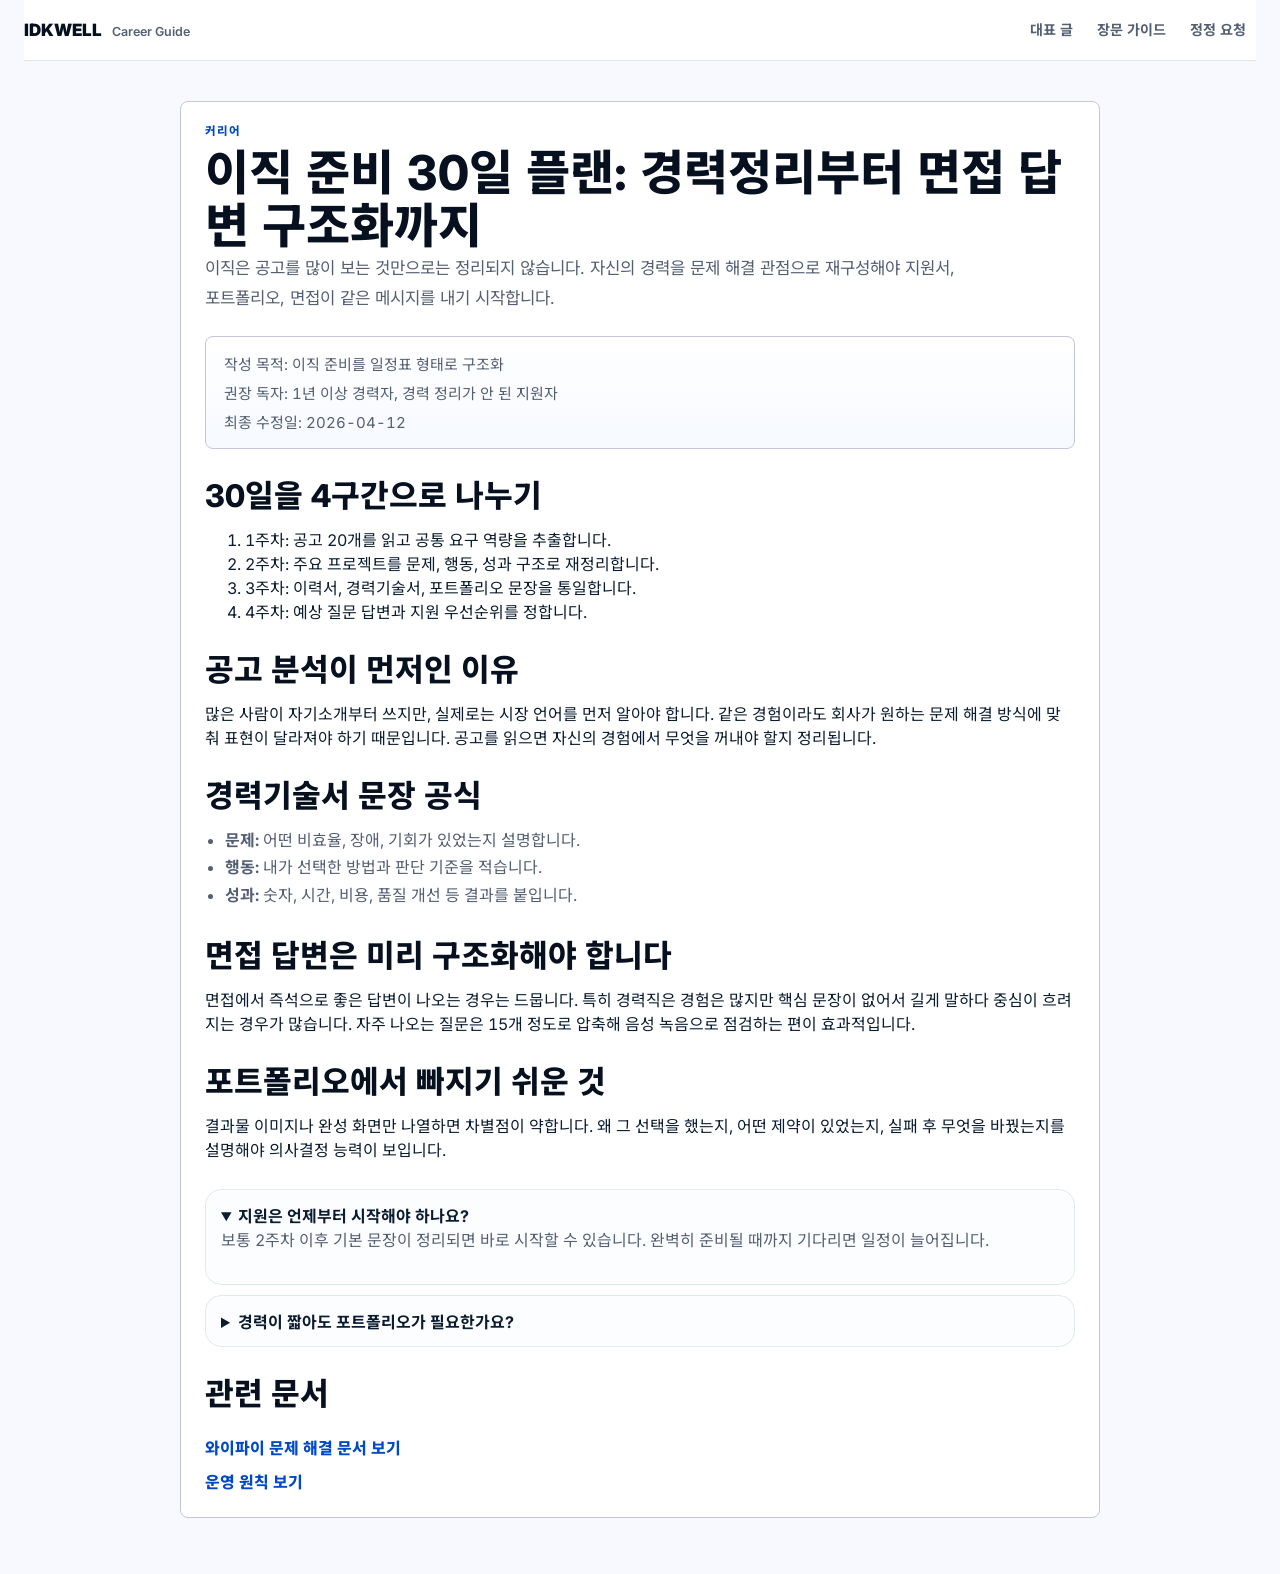
<file: articles/career-30-day-plan.html>
<!doctype html>
<html lang="ko">
<head>
  <meta charset="UTF-8" />
  <meta name="viewport" content="width=device-width, initial-scale=1.0" />
  <meta name="description" content="이직 준비를 30일 안에 정리하기 위해 공고 분석, 경력 기술, 면접 답변 구조화를 순서대로 정리한 실전 커리어 가이드입니다." />
  <title>이직 준비 30일 플랜 | IDKWELL</title>
  <link href="/style.css" rel="stylesheet" />
</head>
<body>
  <div class="bg-orb bg-orb-a"></div>
  <div class="bg-orb bg-orb-b"></div>
  <header class="top-header article-header">
    <div class="brand-line">
      <a class="brand" href="/index.html">IDKWELL</a>
      <p class="tag">Career Guide</p>
    </div>
    <nav class="global-nav" aria-label="문서 메뉴">
      <a href="/index.html#featured">대표 글</a>
      <a href="/index.html#guides">장문 가이드</a>
      <a href="/index.html#contact">정정 요청</a>
    </nav>
  </header>
  <main class="layout article-layout">
    <article class="card article-shell" data-reveal>
      <p class="kicker">커리어</p>
      <h1>이직 준비 30일 플랜: 경력정리부터 면접 답변 구조화까지</h1>
      <p class="lead">이직은 공고를 많이 보는 것만으로는 정리되지 않습니다. 자신의 경력을 문제 해결 관점으로 재구성해야 지원서, 포트폴리오, 면접이 같은 메시지를 내기 시작합니다.</p>
      <div class="article-meta-bar">
        <span>작성 목적: 이직 준비를 일정표 형태로 구조화</span>
        <span>권장 독자: 1년 이상 경력자, 경력 정리가 안 된 지원자</span>
        <span>최종 수정일: 2026-04-12</span>
      </div>

      <section class="article-section">
        <h2>30일을 4구간으로 나누기</h2>
        <ol>
          <li>1주차: 공고 20개를 읽고 공통 요구 역량을 추출합니다.</li>
          <li>2주차: 주요 프로젝트를 문제, 행동, 성과 구조로 재정리합니다.</li>
          <li>3주차: 이력서, 경력기술서, 포트폴리오 문장을 통일합니다.</li>
          <li>4주차: 예상 질문 답변과 지원 우선순위를 정합니다.</li>
        </ol>
      </section>

      <section class="article-section">
        <h2>공고 분석이 먼저인 이유</h2>
        <p>많은 사람이 자기소개부터 쓰지만, 실제로는 시장 언어를 먼저 알아야 합니다. 같은 경험이라도 회사가 원하는 문제 해결 방식에 맞춰 표현이 달라져야 하기 때문입니다. 공고를 읽으면 자신의 경험에서 무엇을 꺼내야 할지 정리됩니다.</p>
      </section>

      <section class="article-section">
        <h2>경력기술서 문장 공식</h2>
        <ul class="article-list">
          <li><strong>문제:</strong> 어떤 비효율, 장애, 기회가 있었는지 설명합니다.</li>
          <li><strong>행동:</strong> 내가 선택한 방법과 판단 기준을 적습니다.</li>
          <li><strong>성과:</strong> 숫자, 시간, 비용, 품질 개선 등 결과를 붙입니다.</li>
        </ul>
      </section>

      <section class="article-section">
        <h2>면접 답변은 미리 구조화해야 합니다</h2>
        <p>면접에서 즉석으로 좋은 답변이 나오는 경우는 드뭅니다. 특히 경력직은 경험은 많지만 핵심 문장이 없어서 길게 말하다 중심이 흐려지는 경우가 많습니다. 자주 나오는 질문은 15개 정도로 압축해 음성 녹음으로 점검하는 편이 효과적입니다.</p>
      </section>

      <section class="article-section">
        <h2>포트폴리오에서 빠지기 쉬운 것</h2>
        <p>결과물 이미지나 완성 화면만 나열하면 차별점이 약합니다. 왜 그 선택을 했는지, 어떤 제약이 있었는지, 실패 후 무엇을 바꿨는지를 설명해야 의사결정 능력이 보입니다.</p>
      </section>

      <section class="article-section faq-list">
        <details open>
          <summary>지원은 언제부터 시작해야 하나요?</summary>
          <p>보통 2주차 이후 기본 문장이 정리되면 바로 시작할 수 있습니다. 완벽히 준비될 때까지 기다리면 일정이 늘어집니다.</p>
        </details>
        <details>
          <summary>경력이 짧아도 포트폴리오가 필요한가요?</summary>
          <p>직무에 따라 다르지만, 짧은 경력이라도 문제 해결 과정을 보여주는 문서는 도움이 됩니다. 반드시 화려할 필요는 없습니다.</p>
        </details>
      </section>

      <section class="article-section related-links">
        <h2>관련 문서</h2>
        <a href="/articles/digital-wifi-checklist.html">와이파이 문제 해결 문서 보기</a>
        <a href="/index.html#about">운영 원칙 보기</a>
      </section>
    </article>
  </main>
  <script defer src="/main.js"></script>
</body>
</html>
</file>
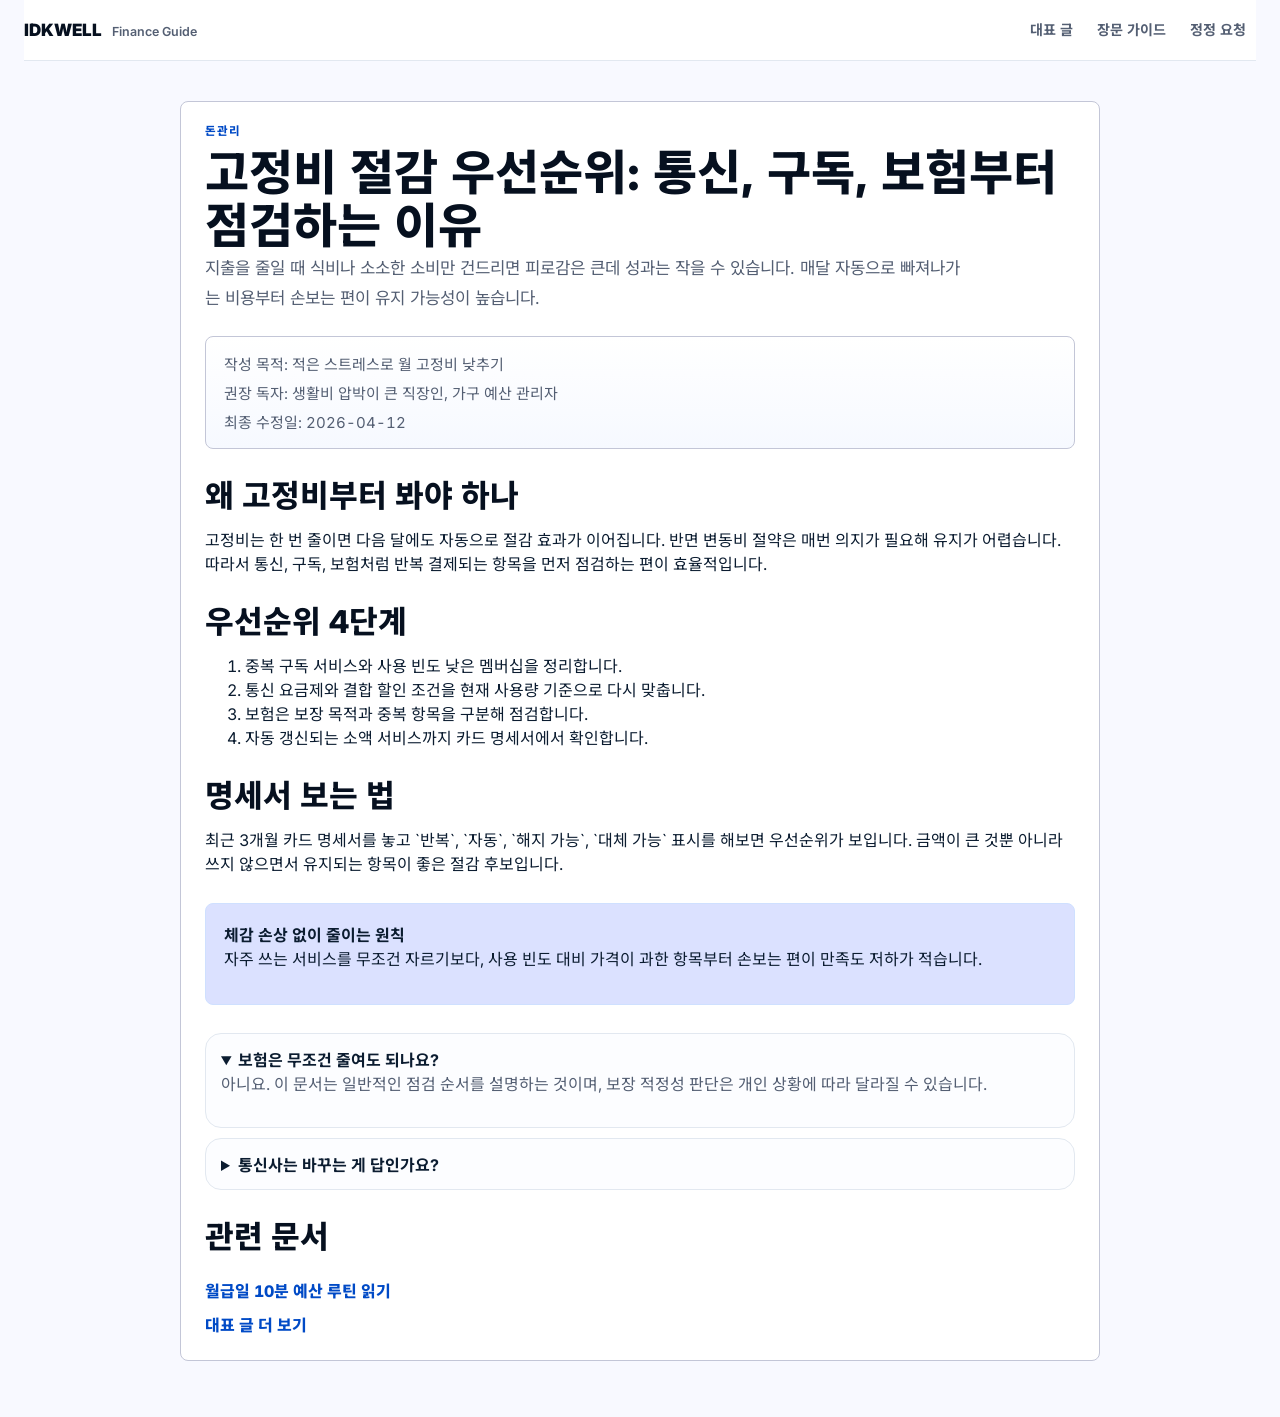
<file: articles/cost-cutting-priorities.html>
<!doctype html>
<html lang="ko">
<head>
  <meta charset="UTF-8" />
  <meta name="viewport" content="width=device-width, initial-scale=1.0" />
  <meta name="description" content="통신비, 구독료, 보험료부터 점검해 체감 손상 없이 고정비를 줄이는 우선순위를 정리한 실전 비용 절감 가이드입니다." />
  <title>고정비 절감 우선순위 | IDKWELL</title>
  <link href="/style.css" rel="stylesheet" />
</head>
<body>
  <div class="bg-orb bg-orb-a"></div>
  <div class="bg-orb bg-orb-b"></div>
  <header class="top-header article-header">
    <div class="brand-line">
      <a class="brand" href="/index.html">IDKWELL</a>
      <p class="tag">Finance Guide</p>
    </div>
    <nav class="global-nav" aria-label="문서 메뉴">
      <a href="/index.html#featured">대표 글</a>
      <a href="/index.html#guides">장문 가이드</a>
      <a href="/index.html#contact">정정 요청</a>
    </nav>
  </header>
  <main class="layout article-layout">
    <article class="card article-shell" data-reveal>
      <p class="kicker">돈관리</p>
      <h1>고정비 절감 우선순위: 통신, 구독, 보험부터 점검하는 이유</h1>
      <p class="lead">지출을 줄일 때 식비나 소소한 소비만 건드리면 피로감은 큰데 성과는 작을 수 있습니다. 매달 자동으로 빠져나가는 비용부터 손보는 편이 유지 가능성이 높습니다.</p>
      <div class="article-meta-bar">
        <span>작성 목적: 적은 스트레스로 월 고정비 낮추기</span>
        <span>권장 독자: 생활비 압박이 큰 직장인, 가구 예산 관리자</span>
        <span>최종 수정일: 2026-04-12</span>
      </div>

      <section class="article-section">
        <h2>왜 고정비부터 봐야 하나</h2>
        <p>고정비는 한 번 줄이면 다음 달에도 자동으로 절감 효과가 이어집니다. 반면 변동비 절약은 매번 의지가 필요해 유지가 어렵습니다. 따라서 통신, 구독, 보험처럼 반복 결제되는 항목을 먼저 점검하는 편이 효율적입니다.</p>
      </section>

      <section class="article-section">
        <h2>우선순위 4단계</h2>
        <ol>
          <li>중복 구독 서비스와 사용 빈도 낮은 멤버십을 정리합니다.</li>
          <li>통신 요금제와 결합 할인 조건을 현재 사용량 기준으로 다시 맞춥니다.</li>
          <li>보험은 보장 목적과 중복 항목을 구분해 점검합니다.</li>
          <li>자동 갱신되는 소액 서비스까지 카드 명세서에서 확인합니다.</li>
        </ol>
      </section>

      <section class="article-section">
        <h2>명세서 보는 법</h2>
        <p>최근 3개월 카드 명세서를 놓고 `반복`, `자동`, `해지 가능`, `대체 가능` 표시를 해보면 우선순위가 보입니다. 금액이 큰 것뿐 아니라 쓰지 않으면서 유지되는 항목이 좋은 절감 후보입니다.</p>
      </section>

      <section class="article-section">
        <div class="article-callout">
          <strong>체감 손상 없이 줄이는 원칙</strong>
          <p>자주 쓰는 서비스를 무조건 자르기보다, 사용 빈도 대비 가격이 과한 항목부터 손보는 편이 만족도 저하가 적습니다.</p>
        </div>
      </section>

      <section class="article-section faq-list">
        <details open>
          <summary>보험은 무조건 줄여도 되나요?</summary>
          <p>아니요. 이 문서는 일반적인 점검 순서를 설명하는 것이며, 보장 적정성 판단은 개인 상황에 따라 달라질 수 있습니다.</p>
        </details>
        <details>
          <summary>통신사는 바꾸는 게 답인가요?</summary>
          <p>반드시 그렇지는 않습니다. 같은 통신사 내 요금제 조정이나 결합 할인 점검만으로도 절감되는 경우가 많습니다.</p>
        </details>
      </section>

      <section class="article-section related-links">
        <h2>관련 문서</h2>
        <a href="/articles/finance-budget-routine.html">월급일 10분 예산 루틴 읽기</a>
        <a href="/index.html#featured">대표 글 더 보기</a>
      </section>
    </article>
  </main>
  <script defer src="/main.js"></script>
</body>
</html>
</file>
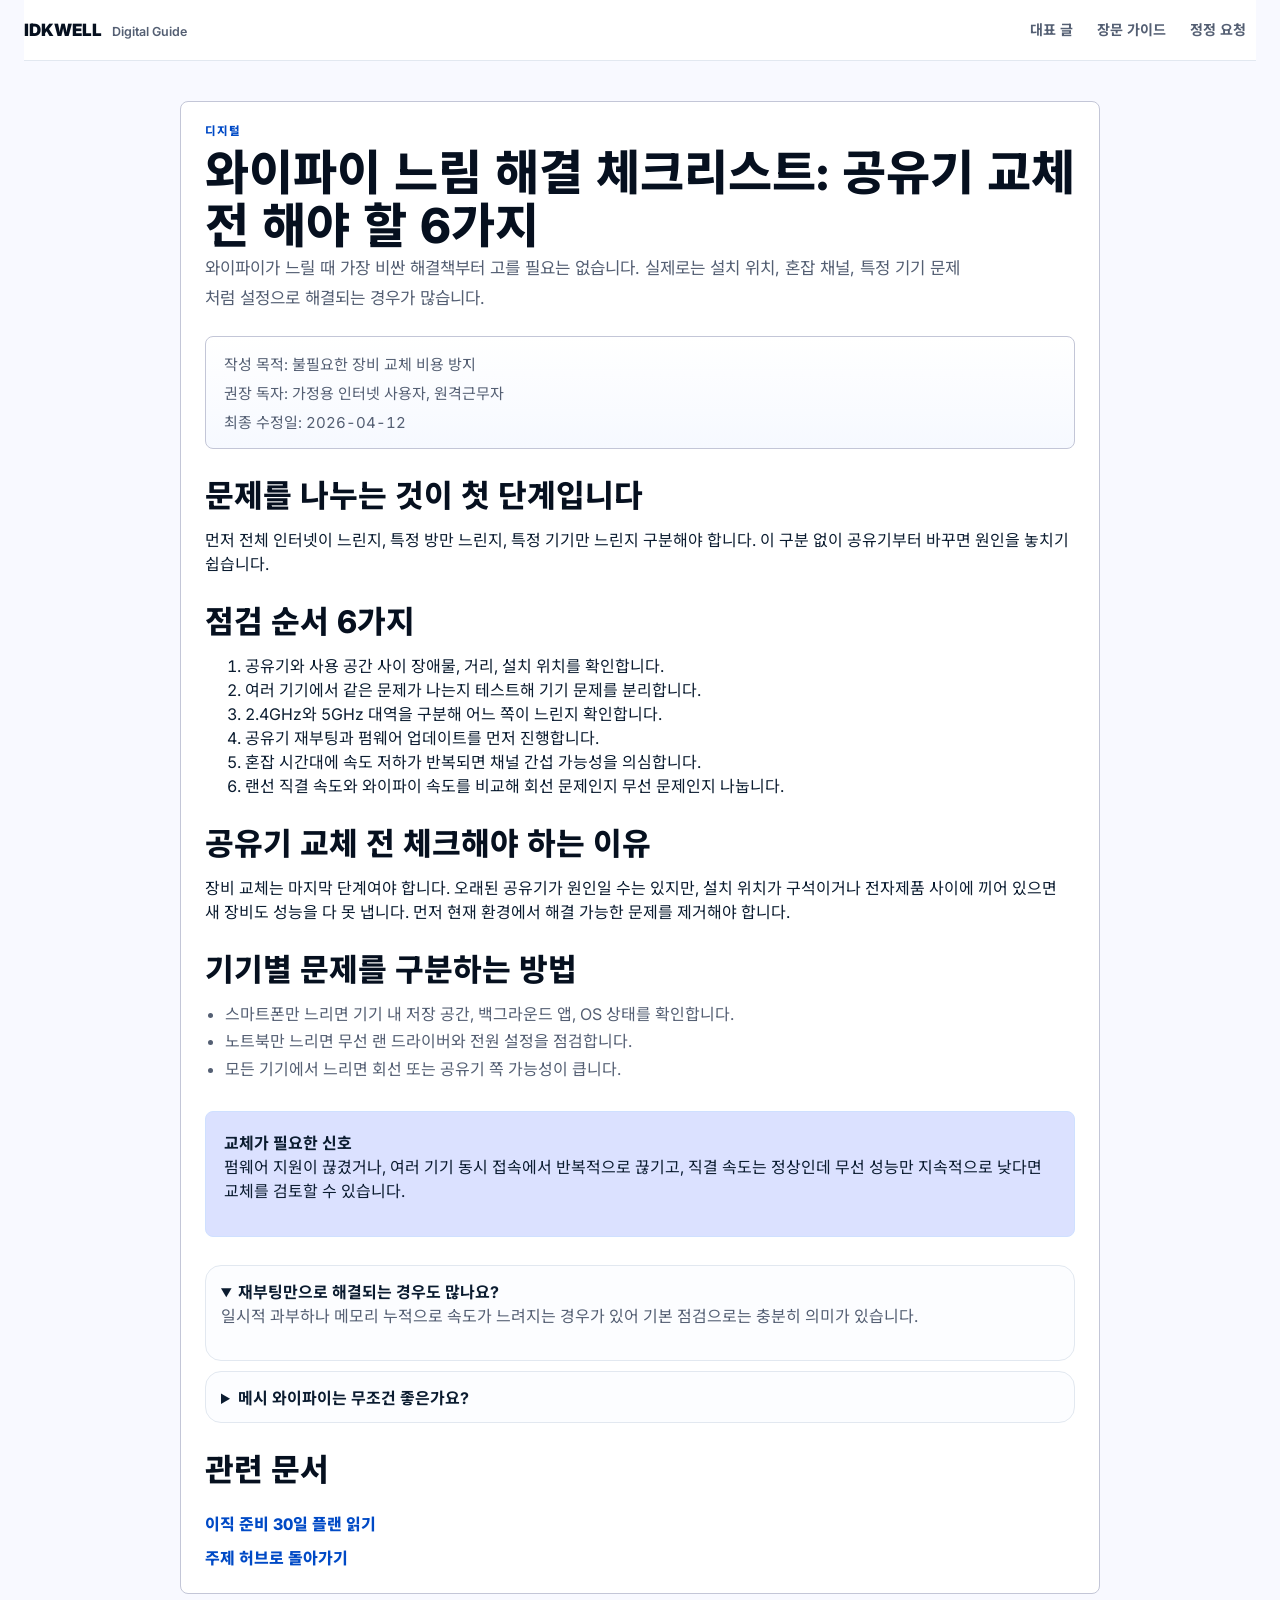
<file: articles/digital-wifi-checklist.html>
<!doctype html>
<html lang="ko">
<head>
  <meta charset="UTF-8" />
  <meta name="viewport" content="width=device-width, initial-scale=1.0" />
  <meta name="description" content="와이파이 속도가 느릴 때 공유기 교체 전에 먼저 확인해야 할 위치, 채널, 기기별 문제 분리 방법을 정리한 실전 체크리스트입니다." />
  <title>와이파이 느림 해결 체크리스트 | IDKWELL</title>
  <link href="/style.css" rel="stylesheet" />
</head>
<body>
  <div class="bg-orb bg-orb-a"></div>
  <div class="bg-orb bg-orb-b"></div>
  <header class="top-header article-header">
    <div class="brand-line">
      <a class="brand" href="/index.html">IDKWELL</a>
      <p class="tag">Digital Guide</p>
    </div>
    <nav class="global-nav" aria-label="문서 메뉴">
      <a href="/index.html#featured">대표 글</a>
      <a href="/index.html#guides">장문 가이드</a>
      <a href="/index.html#contact">정정 요청</a>
    </nav>
  </header>
  <main class="layout article-layout">
    <article class="card article-shell" data-reveal>
      <p class="kicker">디지털</p>
      <h1>와이파이 느림 해결 체크리스트: 공유기 교체 전 해야 할 6가지</h1>
      <p class="lead">와이파이가 느릴 때 가장 비싼 해결책부터 고를 필요는 없습니다. 실제로는 설치 위치, 혼잡 채널, 특정 기기 문제처럼 설정으로 해결되는 경우가 많습니다.</p>
      <div class="article-meta-bar">
        <span>작성 목적: 불필요한 장비 교체 비용 방지</span>
        <span>권장 독자: 가정용 인터넷 사용자, 원격근무자</span>
        <span>최종 수정일: 2026-04-12</span>
      </div>

      <section class="article-section">
        <h2>문제를 나누는 것이 첫 단계입니다</h2>
        <p>먼저 전체 인터넷이 느린지, 특정 방만 느린지, 특정 기기만 느린지 구분해야 합니다. 이 구분 없이 공유기부터 바꾸면 원인을 놓치기 쉽습니다.</p>
      </section>

      <section class="article-section">
        <h2>점검 순서 6가지</h2>
        <ol>
          <li>공유기와 사용 공간 사이 장애물, 거리, 설치 위치를 확인합니다.</li>
          <li>여러 기기에서 같은 문제가 나는지 테스트해 기기 문제를 분리합니다.</li>
          <li>2.4GHz와 5GHz 대역을 구분해 어느 쪽이 느린지 확인합니다.</li>
          <li>공유기 재부팅과 펌웨어 업데이트를 먼저 진행합니다.</li>
          <li>혼잡 시간대에 속도 저하가 반복되면 채널 간섭 가능성을 의심합니다.</li>
          <li>랜선 직결 속도와 와이파이 속도를 비교해 회선 문제인지 무선 문제인지 나눕니다.</li>
        </ol>
      </section>

      <section class="article-section">
        <h2>공유기 교체 전 체크해야 하는 이유</h2>
        <p>장비 교체는 마지막 단계여야 합니다. 오래된 공유기가 원인일 수는 있지만, 설치 위치가 구석이거나 전자제품 사이에 끼어 있으면 새 장비도 성능을 다 못 냅니다. 먼저 현재 환경에서 해결 가능한 문제를 제거해야 합니다.</p>
      </section>

      <section class="article-section">
        <h2>기기별 문제를 구분하는 방법</h2>
        <ul class="article-list">
          <li>스마트폰만 느리면 기기 내 저장 공간, 백그라운드 앱, OS 상태를 확인합니다.</li>
          <li>노트북만 느리면 무선 랜 드라이버와 전원 설정을 점검합니다.</li>
          <li>모든 기기에서 느리면 회선 또는 공유기 쪽 가능성이 큽니다.</li>
        </ul>
      </section>

      <section class="article-section">
        <div class="article-callout">
          <strong>교체가 필요한 신호</strong>
          <p>펌웨어 지원이 끊겼거나, 여러 기기 동시 접속에서 반복적으로 끊기고, 직결 속도는 정상인데 무선 성능만 지속적으로 낮다면 교체를 검토할 수 있습니다.</p>
        </div>
      </section>

      <section class="article-section faq-list">
        <details open>
          <summary>재부팅만으로 해결되는 경우도 많나요?</summary>
          <p>일시적 과부하나 메모리 누적으로 속도가 느려지는 경우가 있어 기본 점검으로는 충분히 의미가 있습니다.</p>
        </details>
        <details>
          <summary>메시 와이파이는 무조건 좋은가요?</summary>
          <p>집 구조와 면적에 따라 유리할 수 있지만, 작은 공간에서는 과한 구성이 될 수도 있습니다. 현재 문제의 원인이 범위인지 혼잡인지부터 구분하는 편이 낫습니다.</p>
        </details>
      </section>

      <section class="article-section related-links">
        <h2>관련 문서</h2>
        <a href="/articles/career-30-day-plan.html">이직 준비 30일 플랜 읽기</a>
        <a href="/index.html#topics">주제 허브로 돌아가기</a>
      </section>
    </article>
  </main>
  <script defer src="/main.js"></script>
</body>
</html>
</file>
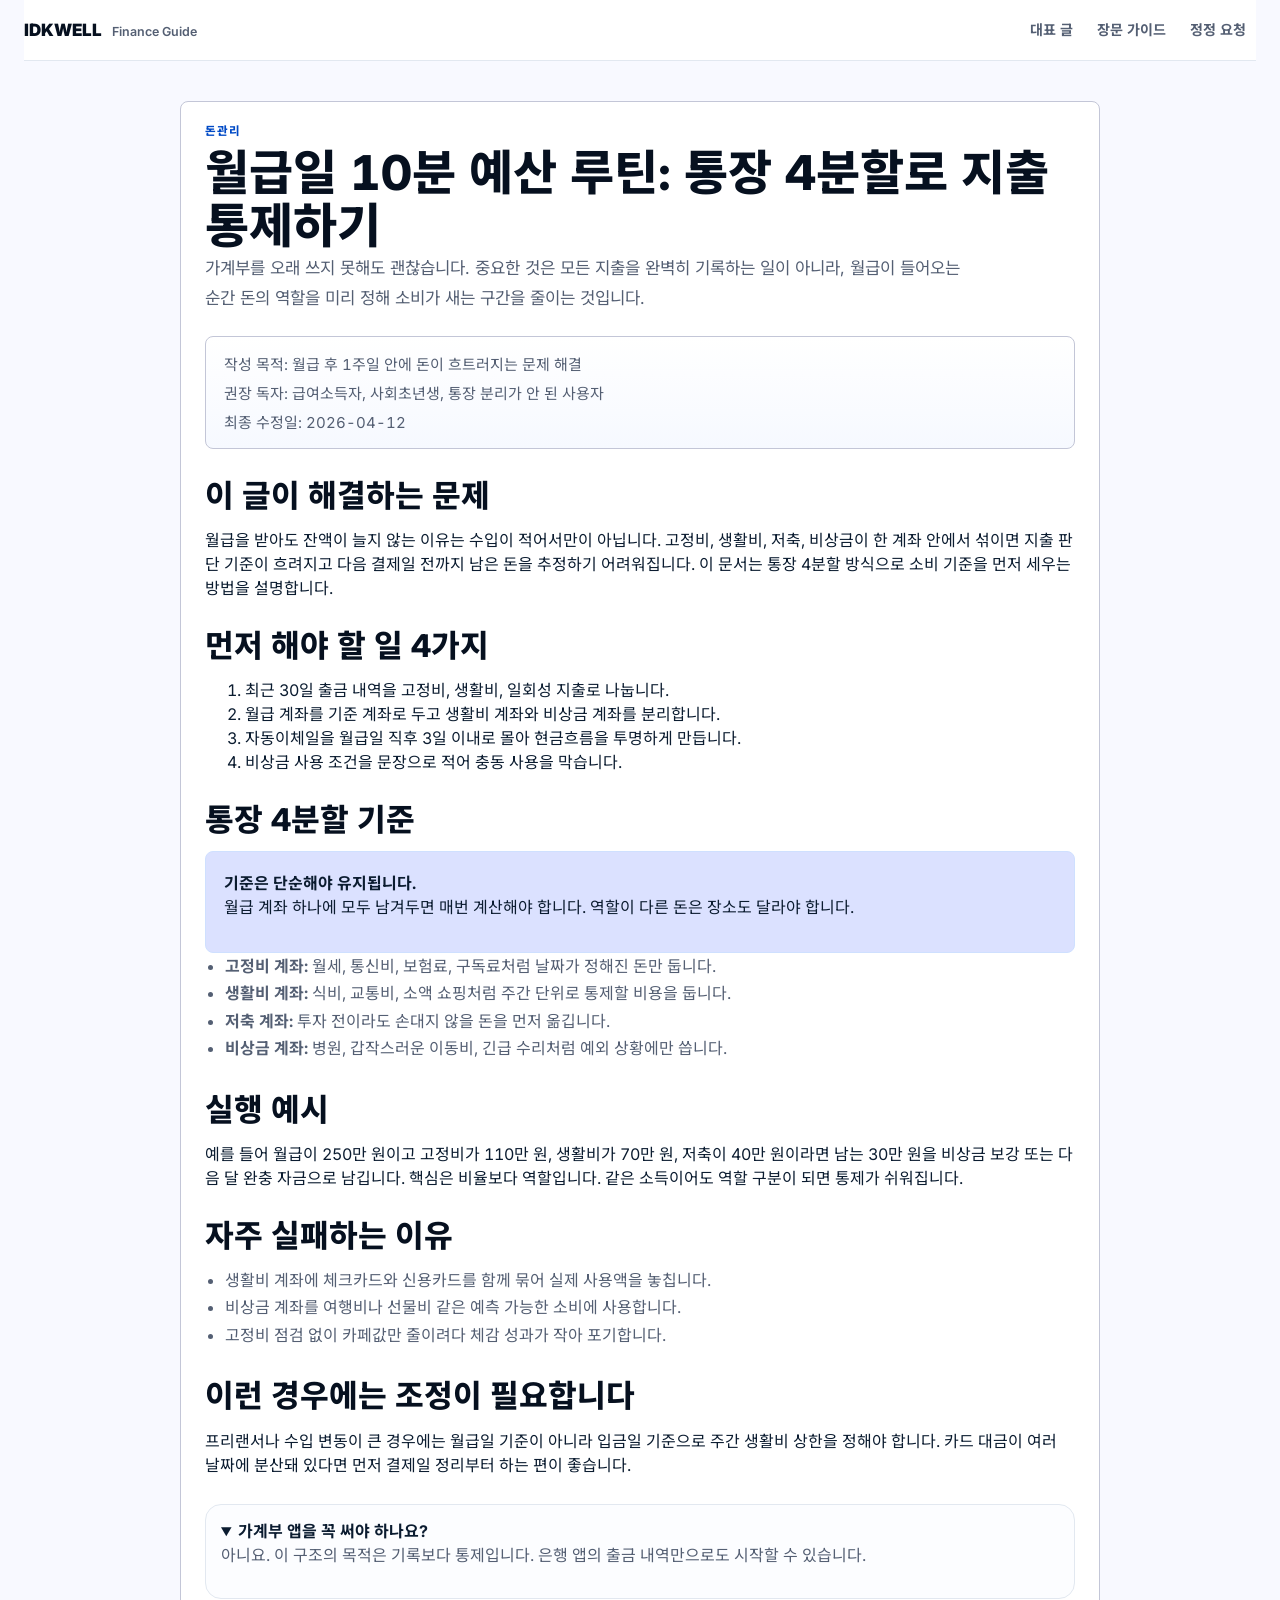
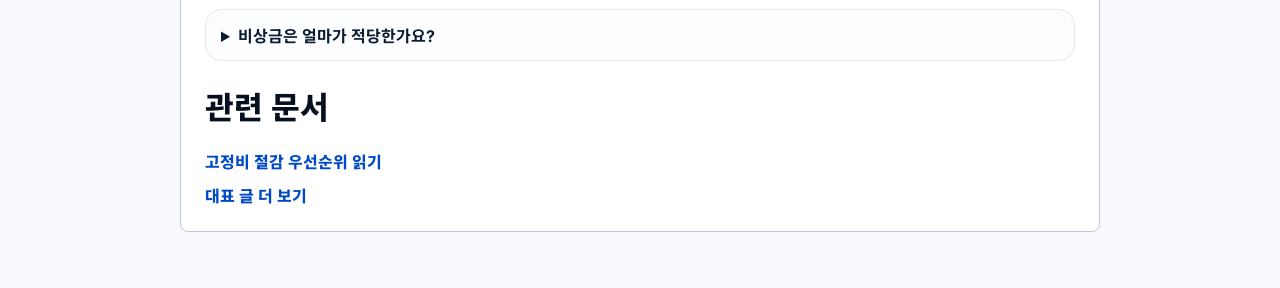
<file: articles/finance-budget-routine.html>
<!doctype html>
<html lang="ko">
<head>
  <meta charset="UTF-8" />
  <meta name="viewport" content="width=device-width, initial-scale=1.0" />
  <meta name="description" content="월급일 10분 예산 루틴으로 고정비, 생활비, 저축, 비상금을 나눠 현금흐름을 안정시키는 실전 가이드입니다." />
  <title>월급일 10분 예산 루틴 | IDKWELL</title>
  <link href="/style.css" rel="stylesheet" />
</head>
<body>
  <div class="bg-orb bg-orb-a"></div>
  <div class="bg-orb bg-orb-b"></div>
  <header class="top-header article-header">
    <div class="brand-line">
      <a class="brand" href="/index.html">IDKWELL</a>
      <p class="tag">Finance Guide</p>
    </div>
    <nav class="global-nav" aria-label="문서 메뉴">
      <a href="/index.html#featured">대표 글</a>
      <a href="/index.html#guides">장문 가이드</a>
      <a href="/index.html#contact">정정 요청</a>
    </nav>
  </header>
  <main class="layout article-layout">
    <article class="card article-shell" data-reveal>
      <p class="kicker">돈관리</p>
      <h1>월급일 10분 예산 루틴: 통장 4분할로 지출 통제하기</h1>
      <p class="lead">가계부를 오래 쓰지 못해도 괜찮습니다. 중요한 것은 모든 지출을 완벽히 기록하는 일이 아니라, 월급이 들어오는 순간 돈의 역할을 미리 정해 소비가 새는 구간을 줄이는 것입니다.</p>
      <div class="article-meta-bar">
        <span>작성 목적: 월급 후 1주일 안에 돈이 흐트러지는 문제 해결</span>
        <span>권장 독자: 급여소득자, 사회초년생, 통장 분리가 안 된 사용자</span>
        <span>최종 수정일: 2026-04-12</span>
      </div>

      <section class="article-section">
        <h2>이 글이 해결하는 문제</h2>
        <p>월급을 받아도 잔액이 늘지 않는 이유는 수입이 적어서만이 아닙니다. 고정비, 생활비, 저축, 비상금이 한 계좌 안에서 섞이면 지출 판단 기준이 흐려지고 다음 결제일 전까지 남은 돈을 추정하기 어려워집니다. 이 문서는 통장 4분할 방식으로 소비 기준을 먼저 세우는 방법을 설명합니다.</p>
      </section>

      <section class="article-section">
        <h2>먼저 해야 할 일 4가지</h2>
        <ol>
          <li>최근 30일 출금 내역을 고정비, 생활비, 일회성 지출로 나눕니다.</li>
          <li>월급 계좌를 기준 계좌로 두고 생활비 계좌와 비상금 계좌를 분리합니다.</li>
          <li>자동이체일을 월급일 직후 3일 이내로 몰아 현금흐름을 투명하게 만듭니다.</li>
          <li>비상금 사용 조건을 문장으로 적어 충동 사용을 막습니다.</li>
        </ol>
      </section>

      <section class="article-section">
        <h2>통장 4분할 기준</h2>
        <div class="article-callout">
          <strong>기준은 단순해야 유지됩니다.</strong>
          <p>월급 계좌 하나에 모두 남겨두면 매번 계산해야 합니다. 역할이 다른 돈은 장소도 달라야 합니다.</p>
        </div>
        <ul class="article-list">
          <li><strong>고정비 계좌:</strong> 월세, 통신비, 보험료, 구독료처럼 날짜가 정해진 돈만 둡니다.</li>
          <li><strong>생활비 계좌:</strong> 식비, 교통비, 소액 쇼핑처럼 주간 단위로 통제할 비용을 둡니다.</li>
          <li><strong>저축 계좌:</strong> 투자 전이라도 손대지 않을 돈을 먼저 옮깁니다.</li>
          <li><strong>비상금 계좌:</strong> 병원, 갑작스러운 이동비, 긴급 수리처럼 예외 상황에만 씁니다.</li>
        </ul>
      </section>

      <section class="article-section">
        <h2>실행 예시</h2>
        <p>예를 들어 월급이 250만 원이고 고정비가 110만 원, 생활비가 70만 원, 저축이 40만 원이라면 남는 30만 원을 비상금 보강 또는 다음 달 완충 자금으로 남깁니다. 핵심은 비율보다 역할입니다. 같은 소득이어도 역할 구분이 되면 통제가 쉬워집니다.</p>
      </section>

      <section class="article-section">
        <h2>자주 실패하는 이유</h2>
        <ul class="article-list">
          <li>생활비 계좌에 체크카드와 신용카드를 함께 묶어 실제 사용액을 놓칩니다.</li>
          <li>비상금 계좌를 여행비나 선물비 같은 예측 가능한 소비에 사용합니다.</li>
          <li>고정비 점검 없이 카페값만 줄이려다 체감 성과가 작아 포기합니다.</li>
        </ul>
      </section>

      <section class="article-section">
        <h2>이런 경우에는 조정이 필요합니다</h2>
        <p>프리랜서나 수입 변동이 큰 경우에는 월급일 기준이 아니라 입금일 기준으로 주간 생활비 상한을 정해야 합니다. 카드 대금이 여러 날짜에 분산돼 있다면 먼저 결제일 정리부터 하는 편이 좋습니다.</p>
      </section>

      <section class="article-section faq-list">
        <details open>
          <summary>가계부 앱을 꼭 써야 하나요?</summary>
          <p>아니요. 이 구조의 목적은 기록보다 통제입니다. 은행 앱의 출금 내역만으로도 시작할 수 있습니다.</p>
        </details>
        <details>
          <summary>비상금은 얼마가 적당한가요?</summary>
          <p>최소 한 달 생활비를 1차 목표로 두는 편이 현실적입니다. 다만 현재 적자 구조라면 금액보다 사용 규칙을 먼저 세우는 것이 우선입니다.</p>
        </details>
      </section>

      <section class="article-section related-links">
        <h2>관련 문서</h2>
        <a href="/articles/cost-cutting-priorities.html">고정비 절감 우선순위 읽기</a>
        <a href="/index.html#featured">대표 글 더 보기</a>
      </section>
    </article>
  </main>
  <script defer src="/main.js"></script>
</body>
</html>
</file>
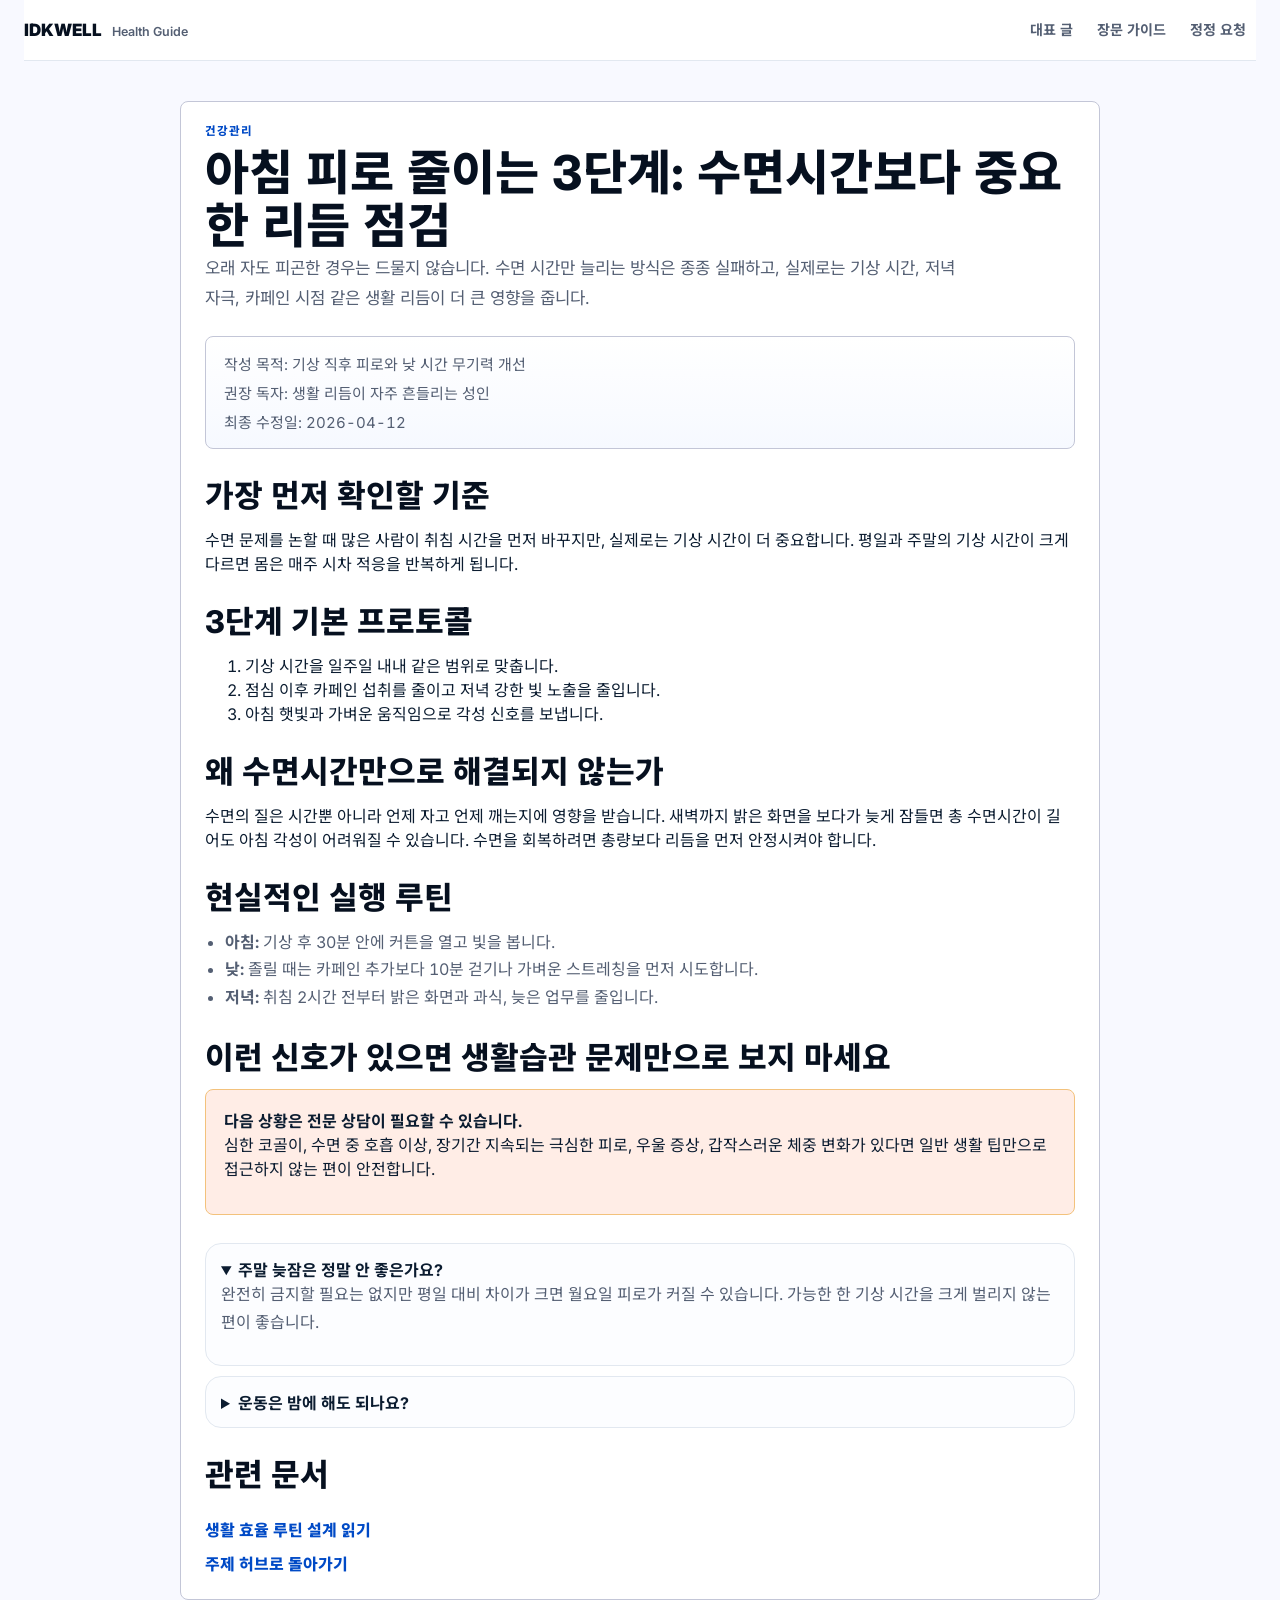
<file: articles/health-morning-fatigue.html>
<!doctype html>
<html lang="ko">
<head>
  <meta charset="UTF-8" />
  <meta name="viewport" content="width=device-width, initial-scale=1.0" />
  <meta name="description" content="아침 피로를 줄이기 위해 수면시간보다 먼저 점검해야 할 생활 리듬, 카페인, 빛 노출 기준을 정리한 실전 가이드입니다." />
  <title>아침 피로 줄이는 3단계 | IDKWELL</title>
  <link href="/style.css" rel="stylesheet" />
</head>
<body>
  <div class="bg-orb bg-orb-a"></div>
  <div class="bg-orb bg-orb-b"></div>
  <header class="top-header article-header">
    <div class="brand-line">
      <a class="brand" href="/index.html">IDKWELL</a>
      <p class="tag">Health Guide</p>
    </div>
    <nav class="global-nav" aria-label="문서 메뉴">
      <a href="/index.html#featured">대표 글</a>
      <a href="/index.html#guides">장문 가이드</a>
      <a href="/index.html#contact">정정 요청</a>
    </nav>
  </header>
  <main class="layout article-layout">
    <article class="card article-shell" data-reveal>
      <p class="kicker">건강관리</p>
      <h1>아침 피로 줄이는 3단계: 수면시간보다 중요한 리듬 점검</h1>
      <p class="lead">오래 자도 피곤한 경우는 드물지 않습니다. 수면 시간만 늘리는 방식은 종종 실패하고, 실제로는 기상 시간, 저녁 자극, 카페인 시점 같은 생활 리듬이 더 큰 영향을 줍니다.</p>
      <div class="article-meta-bar">
        <span>작성 목적: 기상 직후 피로와 낮 시간 무기력 개선</span>
        <span>권장 독자: 생활 리듬이 자주 흔들리는 성인</span>
        <span>최종 수정일: 2026-04-12</span>
      </div>

      <section class="article-section">
        <h2>가장 먼저 확인할 기준</h2>
        <p>수면 문제를 논할 때 많은 사람이 취침 시간을 먼저 바꾸지만, 실제로는 기상 시간이 더 중요합니다. 평일과 주말의 기상 시간이 크게 다르면 몸은 매주 시차 적응을 반복하게 됩니다.</p>
      </section>

      <section class="article-section">
        <h2>3단계 기본 프로토콜</h2>
        <ol>
          <li>기상 시간을 일주일 내내 같은 범위로 맞춥니다.</li>
          <li>점심 이후 카페인 섭취를 줄이고 저녁 강한 빛 노출을 줄입니다.</li>
          <li>아침 햇빛과 가벼운 움직임으로 각성 신호를 보냅니다.</li>
        </ol>
      </section>

      <section class="article-section">
        <h2>왜 수면시간만으로 해결되지 않는가</h2>
        <p>수면의 질은 시간뿐 아니라 언제 자고 언제 깨는지에 영향을 받습니다. 새벽까지 밝은 화면을 보다가 늦게 잠들면 총 수면시간이 길어도 아침 각성이 어려워질 수 있습니다. 수면을 회복하려면 총량보다 리듬을 먼저 안정시켜야 합니다.</p>
      </section>

      <section class="article-section">
        <h2>현실적인 실행 루틴</h2>
        <ul class="article-list">
          <li><strong>아침:</strong> 기상 후 30분 안에 커튼을 열고 빛을 봅니다.</li>
          <li><strong>낮:</strong> 졸릴 때는 카페인 추가보다 10분 걷기나 가벼운 스트레칭을 먼저 시도합니다.</li>
          <li><strong>저녁:</strong> 취침 2시간 전부터 밝은 화면과 과식, 늦은 업무를 줄입니다.</li>
        </ul>
      </section>

      <section class="article-section">
        <h2>이런 신호가 있으면 생활습관 문제만으로 보지 마세요</h2>
        <div class="article-callout warning-callout">
          <strong>다음 상황은 전문 상담이 필요할 수 있습니다.</strong>
          <p>심한 코골이, 수면 중 호흡 이상, 장기간 지속되는 극심한 피로, 우울 증상, 갑작스러운 체중 변화가 있다면 일반 생활 팁만으로 접근하지 않는 편이 안전합니다.</p>
        </div>
      </section>

      <section class="article-section faq-list">
        <details open>
          <summary>주말 늦잠은 정말 안 좋은가요?</summary>
          <p>완전히 금지할 필요는 없지만 평일 대비 차이가 크면 월요일 피로가 커질 수 있습니다. 가능한 한 기상 시간을 크게 벌리지 않는 편이 좋습니다.</p>
        </details>
        <details>
          <summary>운동은 밤에 해도 되나요?</summary>
          <p>개인차가 있지만 늦은 시간의 고강도 운동이 각성을 유발하는 사람도 있습니다. 피로가 심한 시기에는 아침 또는 낮 시간 운동이 더 안정적입니다.</p>
        </details>
      </section>

      <section class="article-section related-links">
        <h2>관련 문서</h2>
        <a href="/articles/home-reset-system.html">생활 효율 루틴 설계 읽기</a>
        <a href="/index.html#topics">주제 허브로 돌아가기</a>
      </section>
    </article>
  </main>
  <script defer src="/main.js"></script>
</body>
</html>
</file>
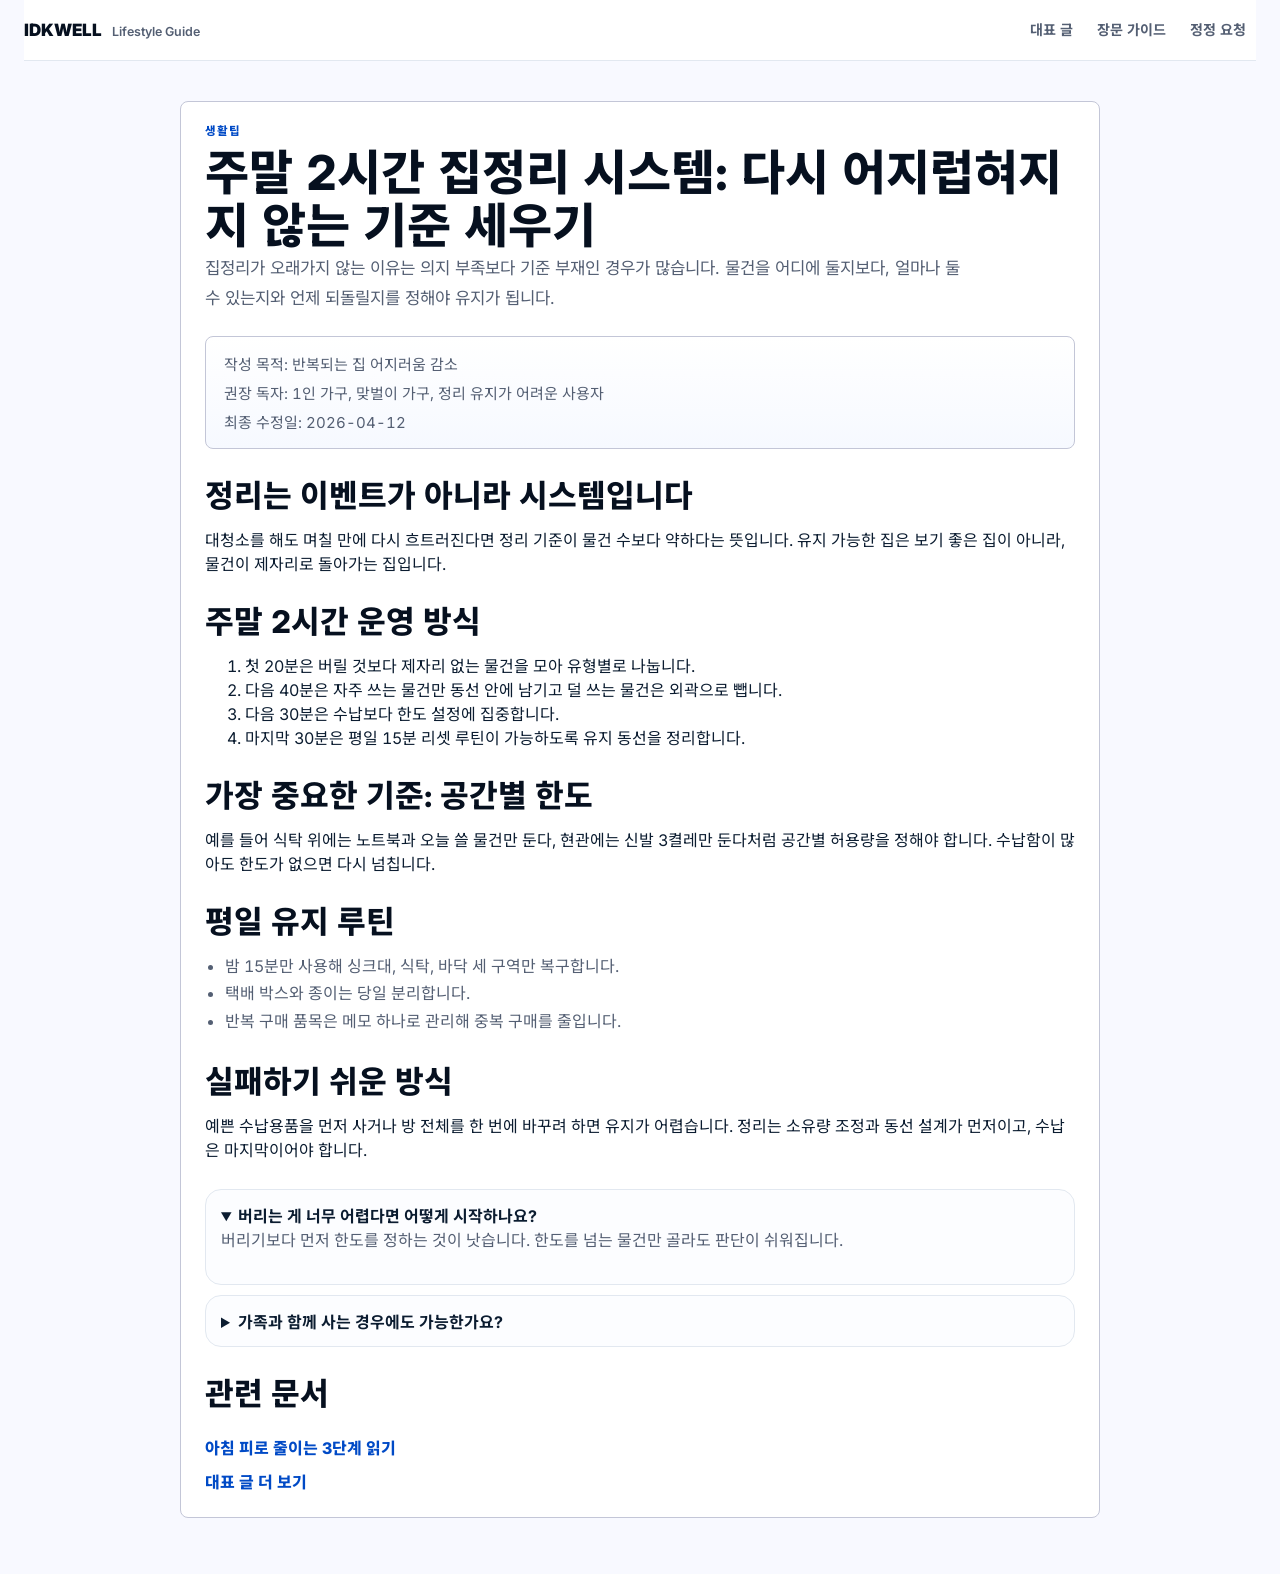
<file: articles/home-reset-system.html>
<!doctype html>
<html lang="ko">
<head>
  <meta charset="UTF-8" />
  <meta name="viewport" content="width=device-width, initial-scale=1.0" />
  <meta name="description" content="주말 2시간 집정리 시스템으로 집이 다시 어지럽혀지지 않도록 공간 기준과 유지 루틴을 만드는 실전 생활 가이드입니다." />
  <title>주말 2시간 집정리 시스템 | IDKWELL</title>
  <link href="/style.css" rel="stylesheet" />
</head>
<body>
  <div class="bg-orb bg-orb-a"></div>
  <div class="bg-orb bg-orb-b"></div>
  <header class="top-header article-header">
    <div class="brand-line">
      <a class="brand" href="/index.html">IDKWELL</a>
      <p class="tag">Lifestyle Guide</p>
    </div>
    <nav class="global-nav" aria-label="문서 메뉴">
      <a href="/index.html#featured">대표 글</a>
      <a href="/index.html#guides">장문 가이드</a>
      <a href="/index.html#contact">정정 요청</a>
    </nav>
  </header>
  <main class="layout article-layout">
    <article class="card article-shell" data-reveal>
      <p class="kicker">생활팁</p>
      <h1>주말 2시간 집정리 시스템: 다시 어지럽혀지지 않는 기준 세우기</h1>
      <p class="lead">집정리가 오래가지 않는 이유는 의지 부족보다 기준 부재인 경우가 많습니다. 물건을 어디에 둘지보다, 얼마나 둘 수 있는지와 언제 되돌릴지를 정해야 유지가 됩니다.</p>
      <div class="article-meta-bar">
        <span>작성 목적: 반복되는 집 어지러움 감소</span>
        <span>권장 독자: 1인 가구, 맞벌이 가구, 정리 유지가 어려운 사용자</span>
        <span>최종 수정일: 2026-04-12</span>
      </div>

      <section class="article-section">
        <h2>정리는 이벤트가 아니라 시스템입니다</h2>
        <p>대청소를 해도 며칠 만에 다시 흐트러진다면 정리 기준이 물건 수보다 약하다는 뜻입니다. 유지 가능한 집은 보기 좋은 집이 아니라, 물건이 제자리로 돌아가는 집입니다.</p>
      </section>

      <section class="article-section">
        <h2>주말 2시간 운영 방식</h2>
        <ol>
          <li>첫 20분은 버릴 것보다 제자리 없는 물건을 모아 유형별로 나눕니다.</li>
          <li>다음 40분은 자주 쓰는 물건만 동선 안에 남기고 덜 쓰는 물건은 외곽으로 뺍니다.</li>
          <li>다음 30분은 수납보다 한도 설정에 집중합니다.</li>
          <li>마지막 30분은 평일 15분 리셋 루틴이 가능하도록 유지 동선을 정리합니다.</li>
        </ol>
      </section>

      <section class="article-section">
        <h2>가장 중요한 기준: 공간별 한도</h2>
        <p>예를 들어 식탁 위에는 노트북과 오늘 쓸 물건만 둔다, 현관에는 신발 3켤레만 둔다처럼 공간별 허용량을 정해야 합니다. 수납함이 많아도 한도가 없으면 다시 넘칩니다.</p>
      </section>

      <section class="article-section">
        <h2>평일 유지 루틴</h2>
        <ul class="article-list">
          <li>밤 15분만 사용해 싱크대, 식탁, 바닥 세 구역만 복구합니다.</li>
          <li>택배 박스와 종이는 당일 분리합니다.</li>
          <li>반복 구매 품목은 메모 하나로 관리해 중복 구매를 줄입니다.</li>
        </ul>
      </section>

      <section class="article-section">
        <h2>실패하기 쉬운 방식</h2>
        <p>예쁜 수납용품을 먼저 사거나 방 전체를 한 번에 바꾸려 하면 유지가 어렵습니다. 정리는 소유량 조정과 동선 설계가 먼저이고, 수납은 마지막이어야 합니다.</p>
      </section>

      <section class="article-section faq-list">
        <details open>
          <summary>버리는 게 너무 어렵다면 어떻게 시작하나요?</summary>
          <p>버리기보다 먼저 한도를 정하는 것이 낫습니다. 한도를 넘는 물건만 골라도 판단이 쉬워집니다.</p>
        </details>
        <details>
          <summary>가족과 함께 사는 경우에도 가능한가요?</summary>
          <p>가능하지만 개인 물건보다 공용 공간 기준부터 합의하는 편이 효과적입니다. 식탁, 거실, 현관처럼 충돌이 잦은 공간부터 정하세요.</p>
        </details>
      </section>

      <section class="article-section related-links">
        <h2>관련 문서</h2>
        <a href="/articles/health-morning-fatigue.html">아침 피로 줄이는 3단계 읽기</a>
        <a href="/index.html#featured">대표 글 더 보기</a>
      </section>
    </article>
  </main>
  <script defer src="/main.js"></script>
</body>
</html>
</file>
<file: style.css>
@import url("https://fonts.googleapis.com/css2?family=Inter:wght@400;500;600;700;800;900&family=Noto+Sans+KR:wght@400;500;600;700;800;900&display=swap");

:root {
  color-scheme: light;
  --bg: #f7f8fb;
  --panel: rgba(255, 255, 255, 0.92);
  --panel-strong: #ffffff;
  --ink: #111827;
  --muted: #4b5565;
  --line: #d9e1ec;
  --primary: #0f5bd8;
  --primary-soft: #e8f0ff;
  --accent: #0f766e;
  --accent-soft: #e8f7f3;
  --warm: #fff5e8;
  --shadow: 0 18px 50px rgba(15, 26, 53, 0.08);
}

* {
  box-sizing: border-box;
}

html {
  scroll-behavior: smooth;
}

body {
  margin: 0;
  font-family: "SUIT", "Pretendard", "Noto Sans KR", sans-serif;
  color: var(--ink);
  background:
    radial-gradient(circle at top left, rgba(87, 139, 255, 0.14), transparent 28%),
    radial-gradient(circle at bottom right, rgba(16, 185, 129, 0.12), transparent 30%),
    linear-gradient(180deg, #f5f8ff 0%, #f8fafc 54%, #eef5ff 100%);
}

.bg-orb {
  position: fixed;
  z-index: -1;
  border-radius: 999px;
  filter: blur(92px);
  opacity: 0.38;
  pointer-events: none;
}

.bg-orb-a {
  width: 380px;
  height: 380px;
  background: #81aefb;
  top: -80px;
  left: -120px;
}

.bg-orb-b {
  width: 420px;
  height: 420px;
  background: #86d7cd;
  right: -140px;
  bottom: -150px;
}

body,
h1,
h2,
h3,
p,
ul,
ol {
  margin-top: 0;
}

a {
  color: inherit;
  text-decoration: none;
}

.top-header,
.layout,
.site-footer {
  width: min(1120px, calc(100% - 32px));
}

.top-header {
  margin: 20px auto 0;
  padding: 18px 22px;
  border: 1px solid rgba(217, 225, 236, 0.9);
  border-radius: 22px;
  background: rgba(255, 255, 255, 0.78);
  backdrop-filter: blur(14px);
  display: flex;
  align-items: center;
  justify-content: space-between;
  gap: 16px;
  box-shadow: var(--shadow);
}

.brand-line {
  display: flex;
  align-items: baseline;
  gap: 10px;
}

.brand {
  font-size: 1.35rem;
  font-weight: 900;
  letter-spacing: 0.04em;
}

.tag {
  margin: 0;
  color: var(--muted);
  font-size: 0.86rem;
}

.global-nav {
  display: flex;
  flex-wrap: wrap;
  gap: 12px;
}

.global-nav a {
  padding: 8px 11px;
  border-radius: 999px;
  color: var(--muted);
  font-weight: 700;
}

.global-nav a:hover {
  color: var(--ink);
  background: var(--primary-soft);
}

.layout {
  margin: 16px auto 56px;
}

.card,
.section {
  margin-bottom: 18px;
  border: 1px solid var(--line);
  border-radius: 24px;
  background: var(--panel);
  box-shadow: var(--shadow);
}

.hero,
#topics,
#featured,
#guides,
#about,
#standards,
.auth-card,
.legal,
.contact {
  padding: 28px;
}

.hero {
  display: grid;
  gap: 24px;
}

.hero-copy {
  display: grid;
  gap: 18px;
}

.hero-promise,
.standards-grid,
.checklist-grid,
.policy-grid,
.article-grid,
.topic-grid {
  display: grid;
  gap: 14px;
}

.hero-promise {
  grid-template-columns: repeat(3, minmax(0, 1fr));
}

.hero-promise article,
.standards-grid article,
.checklist-grid article,
.policy-grid article,
.topic-card,
.article-card,
.legal article {
  border: 1px solid var(--line);
  border-radius: 16px;
  padding: 16px;
  background: var(--panel-strong);
}

.hero-promise article {
  background: linear-gradient(180deg, #ffffff, #f7fbff);
}

.kicker {
  margin: 0 0 8px;
  color: var(--accent);
  font-size: 0.82rem;
  font-weight: 800;
  letter-spacing: 0.13em;
  text-transform: uppercase;
}

h1 {
  margin-bottom: 0;
  font-size: clamp(2.1rem, 4vw, 3.5rem);
  line-height: 1.08;
  letter-spacing: -0.03em;
}

h2 {
  margin-bottom: 0;
  font-size: clamp(1.55rem, 2.8vw, 2.35rem);
  line-height: 1.16;
  letter-spacing: -0.02em;
}

h3 {
  margin-bottom: 10px;
  font-size: 1.16rem;
  line-height: 1.35;
}

.lead {
  max-width: 760px;
  font-size: 1.05rem;
  line-height: 1.8;
  color: var(--muted);
}

.section-head {
  margin-bottom: 18px;
}

.section-intro,
.topic-card p,
.article-card p,
.guide p,
.guide li,
.policy-grid p,
.faq-list p,
.legal p,
.contact p,
.hero-promise p,
.standards-grid p,
.checklist-grid p {
  color: var(--muted);
  line-height: 1.72;
}

.search-box {
  display: grid;
  gap: 8px;
  max-width: 580px;
  padding: 18px;
  border: 1px solid var(--line);
  border-radius: 18px;
  background: linear-gradient(180deg, #ffffff, #f7faff);
}

.search-box label {
  font-size: 0.92rem;
  font-weight: 700;
}

.search-box input {
  width: 100%;
  border: 1px solid #ccd7e8;
  border-radius: 12px;
  padding: 13px 14px;
  font: inherit;
  background: #fff;
}

.auth-card {
  display: grid;
  grid-template-columns: minmax(0, 0.95fr) minmax(300px, 0.72fr);
  gap: 18px;
  align-items: start;
}

.auth-copy {
  display: grid;
  gap: 12px;
}

.auth-form,
.auth-session {
  border: 1px solid var(--line);
  border-radius: 16px;
  background: #ffffff;
}

.auth-form {
  display: grid;
  gap: 12px;
  padding: 16px;
}

.auth-field input {
  color: var(--ink);
  border-color: #ccd7e8;
  background: #fff;
}

.auth-actions {
  display: flex;
  flex-wrap: wrap;
  gap: 8px;
}

.auth-actions .button {
  flex: 1 1 130px;
}

.auth-divider {
  display: flex;
  align-items: center;
  gap: 10px;
  color: var(--muted);
  font-size: 0.86rem;
  font-weight: 700;
}

.auth-divider::before,
.auth-divider::after {
  content: "";
  flex: 1;
  height: 1px;
  background: var(--line);
}

.google-button {
  display: inline-flex;
  align-items: center;
  justify-content: center;
  gap: 10px;
  border: 1px solid #c9d5e8;
  color: var(--ink);
  background: #ffffff;
}

.google-mark {
  display: inline-grid;
  width: 22px;
  height: 22px;
  place-items: center;
  border: 1px solid #d7dce7;
  border-radius: 50%;
  color: #1a73e8;
  font-weight: 900;
  line-height: 1;
}

.auth-message {
  min-height: 1.45em;
  margin: 0;
  color: var(--muted);
  font-size: 0.92rem;
  line-height: 1.45;
}

.auth-message[data-type="error"] {
  color: #b42318;
}

.auth-message[data-type="success"] {
  color: #047857;
}

.auth-session {
  display: grid;
  gap: 8px;
  padding: 14px;
}

.auth-session[hidden] {
  display: none;
}

.auth-session span {
  color: var(--muted);
  font-size: 0.92rem;
}

.metrics {
  margin: 0;
  padding: 0;
  list-style: none;
  display: grid;
  grid-template-columns: repeat(3, minmax(0, 1fr));
  gap: 12px;
}

.metrics li {
  padding: 16px;
  border-radius: 16px;
  border: 1px solid var(--line);
  background: linear-gradient(180deg, #fbfdff, #f4f8ff);
}

.metrics strong {
  display: block;
  margin-bottom: 6px;
  font-size: 1.08rem;
}

.metrics span,
.topic-updated,
.article-note,
.empty {
  color: var(--muted);
  font-size: 0.92rem;
}

.standards-grid {
  grid-template-columns: repeat(3, minmax(0, 1fr));
}

.chip-row {
  display: flex;
  flex-wrap: wrap;
  gap: 8px;
  margin-bottom: 16px;
}

.chip {
  border: 1px solid #c4cee2;
  background: #fff;
  border-radius: 999px;
  padding: 8px 12px;
  font-weight: 700;
  color: var(--muted);
  cursor: pointer;
}

.chip.is-active {
  border-color: var(--primary);
  color: var(--primary);
  background: var(--primary-soft);
}

.topic-grid {
  grid-template-columns: repeat(5, minmax(0, 1fr));
}

.topic-card {
  background: linear-gradient(180deg, #ffffff, #fbfdff);
}

.topic-news-link,
.article-card a {
  display: inline-flex;
  margin-top: 8px;
  font-weight: 700;
  color: var(--primary);
}

.topic-news-link:hover,
.article-card a:hover {
  text-decoration: underline;
}

.article-grid {
  grid-template-columns: repeat(3, minmax(0, 1fr));
}

.article-card {
  display: grid;
  align-content: start;
  background: #ffffff;
}

.article-card .meta {
  margin-bottom: 8px;
  color: #5b6f99;
  font-size: 0.82rem;
  font-weight: 700;
}

.article-note {
  margin-bottom: 0;
  padding-top: 2px;
  border-top: 1px dashed #d9e1ec;
}

.hidden {
  display: none;
}

.guide {
  border-top: 1px solid var(--line);
  padding-top: 18px;
  margin-top: 18px;
}

.guide ol {
  margin: 0;
  padding-left: 20px;
}

.policy-grid {
  grid-template-columns: repeat(3, minmax(0, 1fr));
}

.checklist-grid {
  grid-template-columns: repeat(2, minmax(0, 1fr));
}

.faq-list {
  display: grid;
  gap: 10px;
}

details {
  border: 1px solid var(--line);
  border-radius: 16px;
  padding: 13px 15px;
  background: #fcfdff;
}

summary {
  cursor: pointer;
  font-weight: 700;
}

.legal {
  display: grid;
  gap: 12px;
}

.contact {
  display: grid;
  grid-template-columns: minmax(0, 0.9fr) minmax(0, 1.1fr);
  gap: 16px;
  background: linear-gradient(145deg, #10213f, #19426d);
  color: #eff4ff;
}

.contact .kicker,
.contact p,
.contact h2 {
  color: #eff4ff;
}

.contact-form {
  display: grid;
  gap: 12px;
  border: 1px solid rgba(239, 244, 255, 0.28);
  border-radius: 16px;
  padding: 16px;
  background: rgba(255, 255, 255, 0.07);
}

.field {
  display: grid;
  gap: 6px;
}

.field span {
  font-size: 0.9rem;
  font-weight: 700;
}

.field input,
.field textarea,
.field select {
  width: 100%;
  border-radius: 10px;
  border: 1px solid rgba(231, 239, 255, 0.45);
  padding: 11px 12px;
  font: inherit;
  color: #eef4ff;
  background: rgba(7, 14, 24, 0.26);
}

.field option {
  color: #111;
}

.auth-form .field input {
  border: 1px solid #ccd7e8;
  color: var(--ink);
  background: #fff;
}

.button {
  border: 0;
  border-radius: 10px;
  padding: 12px 14px;
  font: inherit;
  font-weight: 800;
  color: #fff;
  background: linear-gradient(135deg, #2b7dff, #0f5bd8);
  cursor: pointer;
}

.button-secondary {
  border: 1px solid #c9d5e8;
  color: var(--primary);
  background: #ffffff;
}

.button:disabled {
  cursor: not-allowed;
  opacity: 0.58;
}

.ad-section {
  padding: 18px;
  background: linear-gradient(180deg, rgba(255, 255, 255, 0.78), rgba(246, 249, 255, 0.95));
}

.ad-section .adsbygoogle {
  width: 100%;
  min-height: 280px;
}

.site-footer {
  margin: 0 auto 30px;
  padding: 16px 4px;
  display: flex;
  align-items: center;
  justify-content: space-between;
  gap: 12px;
  color: #4e5767;
  font-size: 0.9rem;
}

.site-footer div {
  display: flex;
  flex-wrap: wrap;
  gap: 10px;
}

[data-reveal] {
  opacity: 0;
  transform: translateY(18px);
  transition: opacity 450ms ease, transform 450ms ease;
}

[data-reveal].is-visible {
  opacity: 1;
  transform: translateY(0);
}

@media (max-width: 980px) {
  .top-header,
  .layout,
  .site-footer {
    width: min(100% - 20px, 1120px);
  }

  .top-header {
    display: grid;
  }

  .hero-promise,
  .standards-grid,
  .policy-grid,
  .article-grid,
  .topic-grid,
  .metrics,
  .checklist-grid,
  .contact {
    grid-template-columns: 1fr 1fr;
  }
}

@media (max-width: 680px) {
  .top-header,
  .hero,
  #topics,
  #featured,
  #guides,
  #about,
  #standards,
  .auth-card,
  .legal,
  .contact,
  .ad-section {
    padding: 16px;
  }

  .hero-promise,
  .topic-grid,
  .article-grid,
  .policy-grid,
  .standards-grid,
  .checklist-grid,
  .auth-card,
  .contact,
  .metrics {
    grid-template-columns: 1fr;
  }

  .site-footer {
    display: grid;
    gap: 6px;
  }
}

/* Market dashboard refinement from uploaded reference */
.material-symbols-outlined {
  font-family: "Material Symbols Outlined";
  font-weight: normal;
  font-style: normal;
  font-size: 24px;
  line-height: 1;
  letter-spacing: normal;
  text-transform: none;
  display: inline-block;
  white-space: nowrap;
  word-wrap: normal;
  direction: ltr;
  font-feature-settings: "liga";
  -webkit-font-feature-settings: "liga";
  -webkit-font-smoothing: antialiased;
  font-variation-settings: "FILL" 0, "wght" 400, "GRAD" 0, "opsz" 24;
}

.nav-icon {
  color: #64748b;
  font-size: 22px;
}

.market-title {
  margin: 0;
  color: #2563eb;
  font-size: 0.86rem;
  font-weight: 800;
  text-transform: uppercase;
}

.market-dashboard {
  display: grid;
  gap: 32px;
}

.dashboard-head {
  display: flex;
  align-items: flex-end;
  justify-content: space-between;
  gap: 24px;
}

.dashboard-head h1 {
  font-size: clamp(1.85rem, 3vw, 2.35rem);
}

.live-status {
  display: inline-flex;
  align-items: center;
  gap: 8px;
  color: #737686;
  font-size: 0.9rem;
  font-weight: 700;
}

.live-status span {
  width: 8px;
  height: 8px;
  border-radius: 999px;
  background: #10b981;
}

.index-grid {
  display: grid;
  grid-template-columns: repeat(4, minmax(0, 1fr));
  gap: 24px;
}

.index-card,
.market-panel {
  border: 1px solid #c3c6d7;
  border-radius: 8px;
  background: #ffffff;
}

.index-card {
  padding: 16px;
}

.index-row {
  display: flex;
  justify-content: space-between;
  gap: 16px;
  margin-bottom: 18px;
}

.index-row p {
  margin: 0 0 4px;
  color: #545f73;
  font-size: 0.78rem;
  font-weight: 700;
}

.index-row strong {
  color: #06101f;
  font-size: 1.22rem;
  font-weight: 800;
}

.change {
  display: inline-flex;
  align-items: center;
  align-self: flex-start;
  font-size: 0.86rem;
  font-weight: 900;
}

.change .material-symbols-outlined {
  font-size: 18px;
}

.positive,
.positive-text {
  color: #059669;
}

.negative,
.negative-text {
  color: #ba1a1a;
}

.sparkline {
  display: block;
  width: 100%;
  height: 48px;
}

.sparkline-positive,
.sparkline-negative,
.sparkline-muted {
  fill: none;
  stroke-width: 2;
}

.sparkline-positive {
  stroke: #10b981;
}

.sparkline-negative {
  stroke: #ef4444;
}

.sparkline-muted {
  stroke: #94a3b8;
}

.market-split {
  display: grid;
  grid-template-columns: minmax(0, 2fr) minmax(320px, 1fr);
  gap: 24px;
}

.panel-title {
  margin-bottom: 16px;
}

.panel-title h2 {
  font-size: 1.24rem;
}

.panel-title p {
  margin: 2px 0 0;
  color: #545f73;
  font-size: 0.9rem;
}

.market-panel {
  padding: 24px;
}

.market-table-wrap {
  margin: 0 -24px -24px;
  overflow-x: auto;
  border-top: 1px solid #e2e8f0;
}

.market-table {
  width: 100%;
  border-collapse: collapse;
  min-width: 640px;
}

.market-table th,
.market-table td {
  padding: 16px 24px;
  border-bottom: 1px solid #e2e8f0;
  text-align: left;
}

.market-table th {
  color: #545f73;
  background: #eff4ff;
  font-size: 0.78rem;
  font-weight: 800;
}

.market-table td {
  font-variant-numeric: tabular-nums;
}

.market-table tr:last-child td {
  border-bottom: 0;
}

.market-table td:first-child {
  display: flex;
  align-items: center;
  gap: 12px;
}

.asset-icon {
  display: inline-grid;
  place-items: center;
  width: 32px;
  height: 32px;
  border-radius: 999px;
  color: #004ac6;
  background: #e5eeff;
  font-size: 18px;
}

.badge {
  display: inline-flex;
  border-radius: 3px;
  padding: 4px 8px;
  font-size: 0.72rem;
  font-weight: 800;
}

.positive-badge {
  color: #065f46;
  background: #d1fae5;
}

.negative-badge {
  color: #93000a;
  background: #ffdad6;
}

.sentiment-panel {
  display: flex;
  flex-direction: column;
  align-items: center;
  text-align: center;
}

.sentiment-panel .panel-title {
  align-self: stretch;
  text-align: left;
}

.gauge {
  position: relative;
  width: 192px;
  height: 104px;
  margin: 10px 0 20px;
  overflow: hidden;
}

.gauge-arc,
.gauge-fill {
  position: absolute;
  inset: 0;
  border: 16px solid #e5eeff;
  border-bottom: 0;
  border-radius: 999px 999px 0 0;
}

.gauge-fill {
  border-color: #10b981;
  clip-path: inset(0 0 0 64%);
}

.gauge-needle {
  position: absolute;
  bottom: 0;
  left: 50%;
  width: 4px;
  height: 84px;
  background: #0b1c30;
  transform: translateX(-50%) rotate(45deg);
  transform-origin: bottom;
}

.gauge-pin {
  position: absolute;
  bottom: -2px;
  left: 50%;
  width: 16px;
  height: 16px;
  border-radius: 999px;
  background: #0b1c30;
  transform: translateX(-50%);
}

.sentiment-score {
  color: #059669;
  font-size: 3rem;
  font-weight: 900;
  line-height: 1;
}

.sentiment-label {
  margin: 6px 0 8px;
  color: #059669;
  font-size: 1.15rem;
  font-weight: 900;
  text-transform: uppercase;
}

.sentiment-copy {
  max-width: 320px;
  margin: 0;
  color: #545f73;
  font-size: 0.92rem;
}

.sentiment-bars {
  width: 100%;
  display: grid;
  grid-template-columns: repeat(5, 1fr);
  gap: 4px;
  margin-top: 28px;
}

.sentiment-bars span {
  height: 4px;
  background: #10b981;
}

.sentiment-bars span:nth-child(1) {
  background: #ef4444;
  opacity: 0.32;
}

.sentiment-bars span:nth-child(2) {
  background: #fb923c;
  opacity: 0.32;
}

.sentiment-bars span:nth-child(3) {
  background: #facc15;
  opacity: 0.32;
}

.sentiment-bars span:nth-child(5) {
  opacity: 0.32;
}

.pro-analysis {
  display: grid;
  grid-template-columns: minmax(0, 1fr) minmax(340px, 1fr);
  overflow: hidden;
  border-radius: 8px;
  background: #004ac6;
  color: #ffffff;
}

.pro-copy {
  padding: clamp(24px, 4vw, 48px);
}

.pro-copy .kicker {
  color: #dbe1ff;
}

.pro-copy h2 {
  color: #ffffff;
  font-size: clamp(2rem, 4vw, 3rem);
  line-height: 1.08;
}

.pro-copy p {
  max-width: 560px;
  color: #b4c5ff;
  font-size: 1.04rem;
}

.pro-button {
  margin-top: 16px;
  color: #004ac6;
  background: #ffffff;
}

.pro-button:hover {
  color: #003ea8;
  background: #dbe1ff;
}

.pro-visual {
  position: relative;
  min-height: 320px;
  background:
    linear-gradient(90deg, #004ac6 0%, rgba(0, 74, 198, 0.22) 54%, rgba(0, 74, 198, 0.72) 100%),
    radial-gradient(circle at 70% 35%, rgba(255, 255, 255, 0.22), transparent 32%),
    #213145;
}

.terminal-card {
  position: absolute;
  inset: 42px;
  display: grid;
  align-content: start;
  gap: 12px;
  padding: 22px;
  border: 1px solid rgba(234, 241, 255, 0.28);
  background: rgba(6, 16, 31, 0.45);
  backdrop-filter: blur(8px);
}

.terminal-card span {
  color: #eaf1ff;
  font-size: 0.82rem;
  font-weight: 800;
}

.terminal-card svg {
  width: 100%;
  height: auto;
  margin-top: 10px;
}

.terminal-card path {
  fill: none;
  stroke: #eaf1ff;
  stroke-width: 3;
}

.terminal-card path + path {
  stroke: #b4c5ff;
  opacity: 0.75;
}

.bottom-nav {
  position: fixed;
  left: 0;
  right: 0;
  bottom: 0;
  z-index: 30;
  display: none;
  justify-content: space-around;
  border-top: 1px solid #e2e8f0;
  background: #ffffff;
}

.bottom-nav a {
  min-width: 64px;
  display: grid;
  justify-items: center;
  gap: 3px;
  padding: 8px 8px 10px;
  color: #94a3b8;
  font-size: 0.7rem;
  font-weight: 700;
}

.bottom-nav a.is-active {
  color: #2563eb;
  border-top: 2px solid #2563eb;
}

.bottom-nav .material-symbols-outlined {
  font-size: 22px;
}

@media (max-width: 980px) {
  .index-grid,
  .market-split,
  .pro-analysis {
    grid-template-columns: 1fr 1fr;
  }

  .market-split,
  .pro-analysis {
    grid-template-columns: 1fr;
  }
}

@media (max-width: 680px) {
  body {
    padding-bottom: 68px;
  }

  .market-title {
    justify-self: start;
  }

  .dashboard-head {
    display: grid;
    gap: 12px;
  }

  .index-grid {
    grid-template-columns: 1fr;
    gap: 16px;
  }

  .market-dashboard {
    gap: 24px;
  }

  .market-panel {
    padding: 18px;
  }

  .market-table-wrap {
    margin: 0 -18px -18px;
  }

  .market-table {
    min-width: 560px;
  }

  .market-table th,
  .market-table td {
    padding: 14px 18px;
  }

  .pro-analysis {
    grid-template-columns: 1fr;
  }

  .pro-visual {
    min-height: 260px;
  }

  .terminal-card {
    inset: 24px;
  }

  .bottom-nav {
    display: flex;
  }
}

.article-layout {
  max-width: 920px;
}

.article-header {
  position: sticky;
  top: 14px;
  z-index: 10;
}

.article-shell {
  padding: 34px;
}

.article-meta-bar {
  display: grid;
  gap: 8px;
  margin: 22px 0 28px;
  padding: 16px 18px;
  border: 1px solid var(--line);
  border-radius: 18px;
  background: linear-gradient(180deg, #ffffff, #f6f9ff);
  color: var(--muted);
  font-size: 0.94rem;
}

.article-section {
  margin-top: 28px;
}

.article-section h2 {
  margin-bottom: 12px;
}

.article-list {
  margin: 0;
  padding-left: 20px;
  color: var(--muted);
  line-height: 1.72;
}

.article-callout {
  padding: 18px;
  border: 1px solid #cfe0ff;
  border-radius: 18px;
  background: var(--primary-soft);
}

.warning-callout {
  border-color: #f3c27c;
  background: var(--warm);
}

.related-links {
  display: grid;
  gap: 10px;
}

.related-links a,
.guide-link a {
  color: var(--primary);
  font-weight: 700;
}

.guide-link {
  margin-top: 14px;
}

@media (max-width: 680px) {
  .article-shell {
    padding: 18px;
  }

  .article-header {
    position: static;
  }
}

/* Uploaded editorial finance design system override */
:root {
  --bg: #f8f9ff;
  --panel: #ffffff;
  --panel-strong: #ffffff;
  --ink: #0b1c30;
  --muted: #545f73;
  --line: #c3c6d7;
  --primary: #004ac6;
  --primary-soft: #dbe1ff;
  --accent: #bc4800;
  --accent-soft: #ffede6;
  --warm: #ffede6;
  --shadow: none;
}

body {
  font-family: "Inter", "Noto Sans KR", system-ui, -apple-system, BlinkMacSystemFont, sans-serif;
  color: var(--ink);
  background: var(--bg);
  font-variant-numeric: tabular-nums;
}

.bg-orb {
  display: none;
}

.top-header,
.layout,
.site-footer {
  width: min(1280px, calc(100% - 48px));
}

.top-header {
  position: sticky;
  top: 0;
  z-index: 20;
  margin: 0 auto;
  padding: 14px 0;
  border: 0;
  border-bottom: 1px solid #e2e8f0;
  border-radius: 0;
  background: rgba(255, 255, 255, 0.94);
  box-shadow: none;
}

.brand {
  color: #06101f;
  font-size: 1.06rem;
  letter-spacing: 0;
}

.tag {
  color: var(--muted);
  font-size: 0.78rem;
  font-weight: 600;
}

.global-nav {
  gap: 4px;
}

.global-nav a {
  border-radius: 4px;
  padding: 9px 10px;
  color: var(--muted);
  font-size: 0.88rem;
  line-height: 1;
}

.global-nav a:hover {
  color: var(--primary);
  background: #eff4ff;
}

.layout {
  margin: 40px auto 56px;
  display: grid;
  gap: 24px;
}

.card,
.section {
  margin-bottom: 0;
  border: 1px solid var(--line);
  border-radius: 8px;
  background: #ffffff;
  box-shadow: none;
}

.hero,
#topics,
#featured,
#guides,
#about,
#standards,
.auth-card,
.legal,
.contact,
.article-shell {
  padding: 24px;
}

.hero {
  grid-template-columns: minmax(0, 1.5fr) minmax(320px, 0.72fr);
  align-items: start;
}

.hero-promise,
.metrics {
  grid-column: 1 / -1;
}

.hero-promise,
.standards-grid,
.policy-grid,
.checklist-grid,
.topic-grid,
.article-grid,
.metrics {
  gap: 0;
  border-top: 1px solid #e2e8f0;
  border-left: 1px solid #e2e8f0;
}

.hero-promise article,
.standards-grid article,
.checklist-grid article,
.policy-grid article,
.topic-card,
.article-card,
.legal article,
.metrics li {
  border: 0;
  border-right: 1px solid #e2e8f0;
  border-bottom: 1px solid #e2e8f0;
  border-radius: 0;
  padding: 18px;
  background: #ffffff;
}

.hero-promise article:nth-child(3n),
.standards-grid article:nth-child(3n),
.policy-grid article:nth-child(3n),
.article-card:nth-child(3n),
.topic-card:nth-child(5n),
.checklist-grid article:nth-child(2n),
.metrics li:last-child {
  border-right: 0;
}

.section-head {
  margin: -24px -24px 20px;
  padding: 24px;
  border-bottom: 1px solid #e2e8f0;
}

.kicker,
.article-card .meta {
  color: var(--primary);
  font-size: 0.72rem;
  line-height: 1;
  letter-spacing: 0.08em;
}

h1,
h2,
h3 {
  color: #06101f;
  letter-spacing: 0;
}

h1 {
  font-size: clamp(2rem, 4vw, 3rem);
  font-weight: 800;
  line-height: 1.12;
}

h2 {
  font-size: clamp(1.45rem, 2.5vw, 1.95rem);
  font-weight: 800;
  line-height: 1.22;
}

h3 {
  font-size: 1.08rem;
  font-weight: 800;
}

.lead,
.section-intro,
.topic-card p,
.article-card p,
.guide p,
.guide li,
.policy-grid p,
.faq-list p,
.legal p,
.hero-promise p,
.standards-grid p,
.checklist-grid p {
  color: var(--muted);
}

.search-box,
.auth-form,
.auth-session,
.contact-form {
  border: 1px solid var(--line);
  border-radius: 8px;
  background: #ffffff;
}

.search-box input,
.field input,
.field textarea,
.field select,
.auth-form .field input {
  border: 1px solid var(--line);
  border-radius: 4px;
  color: var(--ink);
  background: #ffffff;
}

.search-box input:focus,
.field input:focus,
.field textarea:focus,
.field select:focus {
  outline: 1px solid #2563eb;
  outline-offset: 1px;
  border-color: #2563eb;
}

.chip {
  border: 1px solid var(--line);
  border-radius: 4px;
  background: #f1f5f9;
}

.chip.is-active,
.chip:hover {
  border-color: #2563eb;
  color: var(--primary);
  background: var(--primary-soft);
}

.button {
  border: 1px solid var(--primary);
  border-radius: 4px;
  background: var(--primary);
  line-height: 1;
}

.button:hover {
  background: #2563eb;
}

.button-secondary,
.google-button {
  border-color: var(--line);
  color: var(--ink);
  background: #ffffff;
}

.topic-news-link,
.article-card a,
.related-links a,
.guide-link a {
  color: var(--primary);
  font-weight: 800;
}

.article-card {
  min-height: 280px;
  gap: 4px;
}

.article-card .meta {
  color: var(--accent);
}

.article-note,
.guide,
details,
.article-section {
  border-color: #e2e8f0;
}

.contact {
  background: #213145;
  color: #eaf1ff;
}

.contact .kicker,
.contact p,
.contact h2,
.contact .field span {
  color: #eaf1ff;
}

.contact-form {
  border-color: rgba(234, 241, 255, 0.24);
  background: rgba(255, 255, 255, 0.06);
}

.contact .field input,
.contact .field textarea,
.contact .field select {
  border-color: rgba(234, 241, 255, 0.36);
  color: #ffffff;
  background: rgba(255, 255, 255, 0.08);
}

.article-meta-bar,
.article-callout {
  border-radius: 8px;
  box-shadow: none;
}

.site-footer {
  border-top: 1px solid #e2e8f0;
}

@media (max-width: 980px) {
  .hero,
  .auth-card,
  .contact {
    grid-template-columns: 1fr;
  }

  .hero-promise,
  .standards-grid,
  .policy-grid,
  .article-grid,
  .topic-grid,
  .metrics,
  .checklist-grid {
    grid-template-columns: 1fr 1fr;
  }

  .hero-promise article:nth-child(n),
  .standards-grid article:nth-child(n),
  .policy-grid article:nth-child(n),
  .article-card:nth-child(n),
  .topic-card:nth-child(n),
  .checklist-grid article:nth-child(n) {
    border-right: 1px solid #e2e8f0;
  }

  .hero-promise article:nth-child(2n),
  .standards-grid article:nth-child(2n),
  .policy-grid article:nth-child(2n),
  .article-card:nth-child(2n),
  .topic-card:nth-child(2n),
  .checklist-grid article:nth-child(2n) {
    border-right: 0;
  }
}

@media (max-width: 680px) {
  .top-header,
  .layout,
  .site-footer {
    width: min(100% - 24px, 1280px);
  }

  .top-header {
    position: sticky;
    padding: 12px 0;
  }

  .layout {
    margin-top: 24px;
  }

  .tag {
    display: none;
  }

  .global-nav {
    justify-content: flex-start;
    flex-wrap: nowrap;
    overflow-x: auto;
    padding-bottom: 2px;
  }

  .global-nav a {
    white-space: nowrap;
  }

  .hero,
  #topics,
  #featured,
  #guides,
  #about,
  #standards,
  .auth-card,
  .legal,
  .contact,
  .ad-section,
  .article-shell {
    padding: 18px;
  }

  .section-head {
    margin: -18px -18px 18px;
    padding: 18px;
  }

  .hero-promise,
  .topic-grid,
  .article-grid,
  .policy-grid,
  .standards-grid,
  .checklist-grid,
  .auth-card,
  .contact,
  .metrics {
    grid-template-columns: 1fr;
  }

  .hero-promise article:nth-child(n),
  .standards-grid article:nth-child(n),
  .policy-grid article:nth-child(n),
  .article-card:nth-child(n),
  .topic-card:nth-child(n),
  .checklist-grid article:nth-child(n),
  .metrics li:nth-child(n) {
    border-right: 0;
  }
}
</file>
